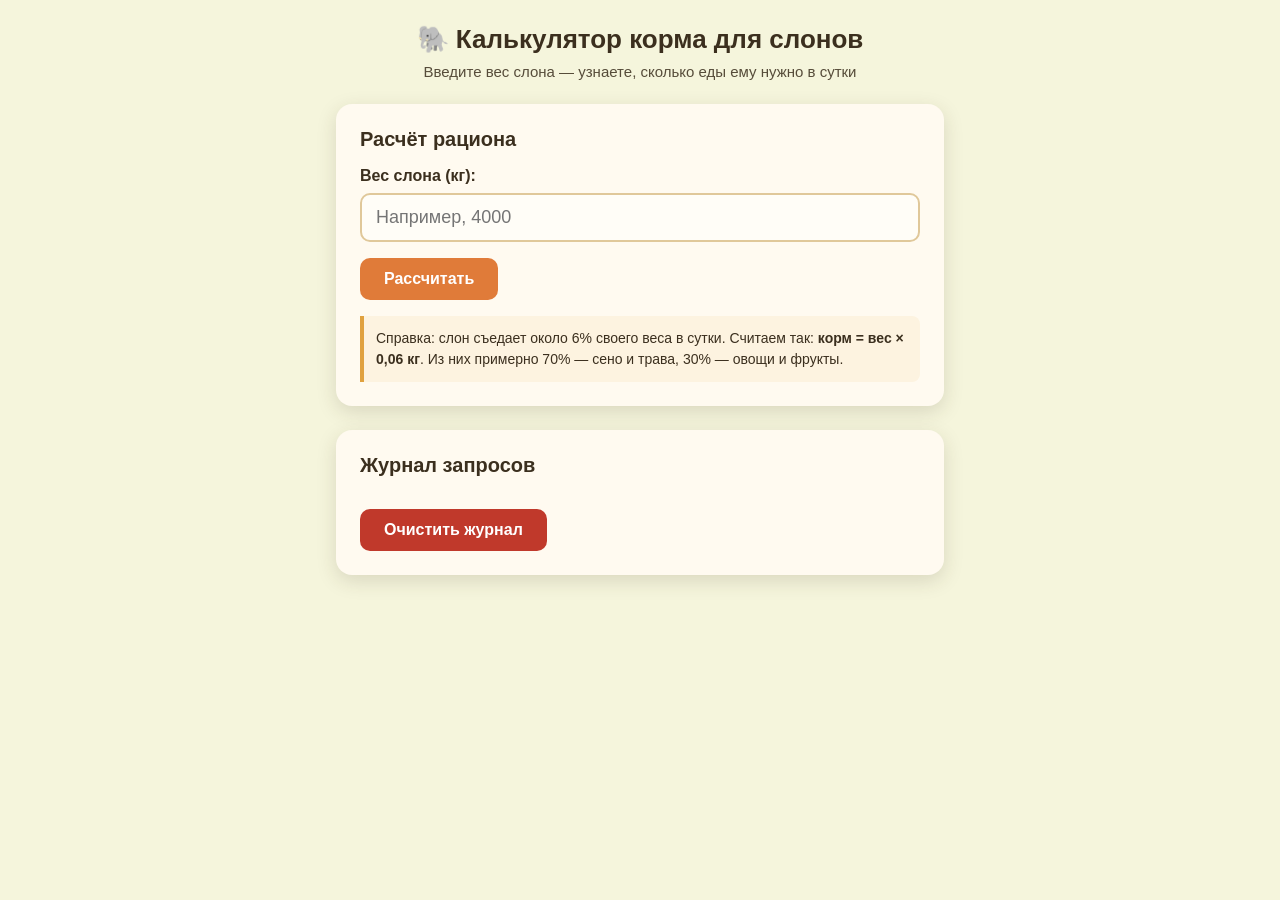
<file: index.html>
<!DOCTYPE html>
<html lang="ru">
<head>
    <meta charset="UTF-8">
    <meta name="viewport" content="width=device-width, initial-scale=1.0">
    <title>Калькулятор корма для слонов</title>
    <link rel="stylesheet" href="style.css">
</head>
<body>
    <main class="page">

        <header class="page-header">
            <h1>🐘 Калькулятор корма для слонов</h1>
            <p class="subtitle">Введите вес слона — узнаете, сколько еды ему нужно в сутки</p>
        </header>

        <section class="card calculator">
            <h2>Расчёт рациона</h2>

            <form id="calc-form" novalidate>
                <label for="weight-input">Вес слона (кг):</label>
                <input
                    type="text"
                    id="weight-input"
                    name="weight"
                    placeholder="Например, 4000"
                    autocomplete="off">
                <p id="error-message" class="error-message" hidden></p>

                <button type="submit" id="calc-button">Рассчитать</button>
            </form>

            <div id="result-box" class="result-box" hidden>
                <h3>Результат</h3>
                <p id="result-text"></p>
            </div>

            <div class="hint">
                Справка: слон съедает около 6% своего веса в сутки.
                Считаем так: <strong>корм = вес × 0,06 кг</strong>.
                Из них примерно 70% — сено и трава, 30% — овощи и фрукты.
            </div>
        </section>

        <section class="card log-card">
            <h2>Журнал запросов</h2>
            <ul id="log-list" class="log-list"></ul>
            <button type="button" id="clear-log-button" class="danger-button">
                Очистить журнал
            </button>
        </section>

    </main>

    <script src="script.js"></script>
</body>
</html>
</file>
<file: style.css>
/* ============ Общие стили (единые для index.html и 404.html) ============ */

* {
    margin: 0;
    padding: 0;
    box-sizing: border-box;
}

body {
    font-family: "Segoe UI", Arial, sans-serif;
  background: #F5F5DC;
    min-height: 100vh;
    color: #3b2f1e;
}

.page {
    max-width: 640px;
    margin: 0 auto;
    padding: 24px 16px 48px;
}

.page-header {
    text-align: center;
    margin-bottom: 24px;
}

h1 {
    font-size: 26px;
    margin-bottom: 8px;
}

.subtitle {
    font-size: 15px;
    opacity: 0.85;
}

/* ============ Карточки ============ */

.card {
    background: #fffaf0;
    border-radius: 16px;
    padding: 24px;
    margin-bottom: 24px;
    box-shadow: 0 6px 20px rgba(59, 47, 30, 0.15);
}

.card h2 {
    font-size: 20px;
    margin-bottom: 16px;
}

/* ============ Форма калькулятора ============ */

label {
    display: block;
    font-weight: 600;
    margin-bottom: 8px;
}

input[type="text"] {
    width: 100%;
    padding: 12px 14px;
    font-size: 18px;
    border: 2px solid #e0c89a;
    border-radius: 10px;
    outline: none;
    background: #fffdf7;
}

input[type="text"]:focus {
    border-color: #e07b39;
}

/* Ошибки */
.error-message {
    color: #c0392b;
    font-weight: 600;
    margin-top: 8px;
}

input.invalid {
    border-color: #c0392b;
    background: #fdf0ee;
}

/* Результат */
.result-box {
    margin-top: 16px;
    padding: 16px;
    background: #e8f6e4;
    border: 2px solid #7cb56b;
    border-radius: 10px;
}

.result-box h3 {
    margin-bottom: 8px;
}

.result-box p {
    white-space: pre-line;
    line-height: 1.5;
}

/* Кнопки */
button,
.home-button {
    display: inline-block;
    margin-top: 16px;
    padding: 12px 24px;
    font-size: 16px;
    font-weight: 600;
    border: none;
    border-radius: 10px;
    cursor: pointer;
    text-decoration: none;
    text-align: center;
    color: #fff;
    background: #e07b39;
    transition: background 0.2s ease;
}

button:hover,
.home-button:hover {
    background: #c9652a;
}

.danger-button {
    background: #c0392b;
}

.danger-button:hover {
    background: #96281b;
}

/* Справка */
.hint {
    margin-top: 16px;
    font-size: 14px;
    line-height: 1.5;
    background: #fdf3e0;
    border-left: 4px solid #e0a13f;
    padding: 12px;
    border-radius: 0 8px 8px 0;
}

/* ============ Журнал запросов ============ */

.log-list {
    list-style: none;
}

.log-item {
    padding: 12px;
    margin-bottom: 10px;
    background: #fffdf7;
    border: 1px solid #eaddc2;
    border-radius: 10px;
    font-size: 14px;
    line-height: 1.5;
}

.log-item .log-time {
    color: #8a795c;
    font-size: 12px;
}

.log-item .log-result {
    font-weight: 600;
}

/* ============ Страница 404 ============ */

.error-card {
    text-align: center;
}

.error-code {
    font-size: 72px;
    font-weight: 800;
    color: #e07b39;
}

/* ============ Адаптив для телефона ============ */

@media (max-width: 480px) {
    h1 {
        font-size: 21px;
    }

    .card {
        padding: 18px;
    }

    .error-code {
        font-size: 56px;
    }
}
</file>
